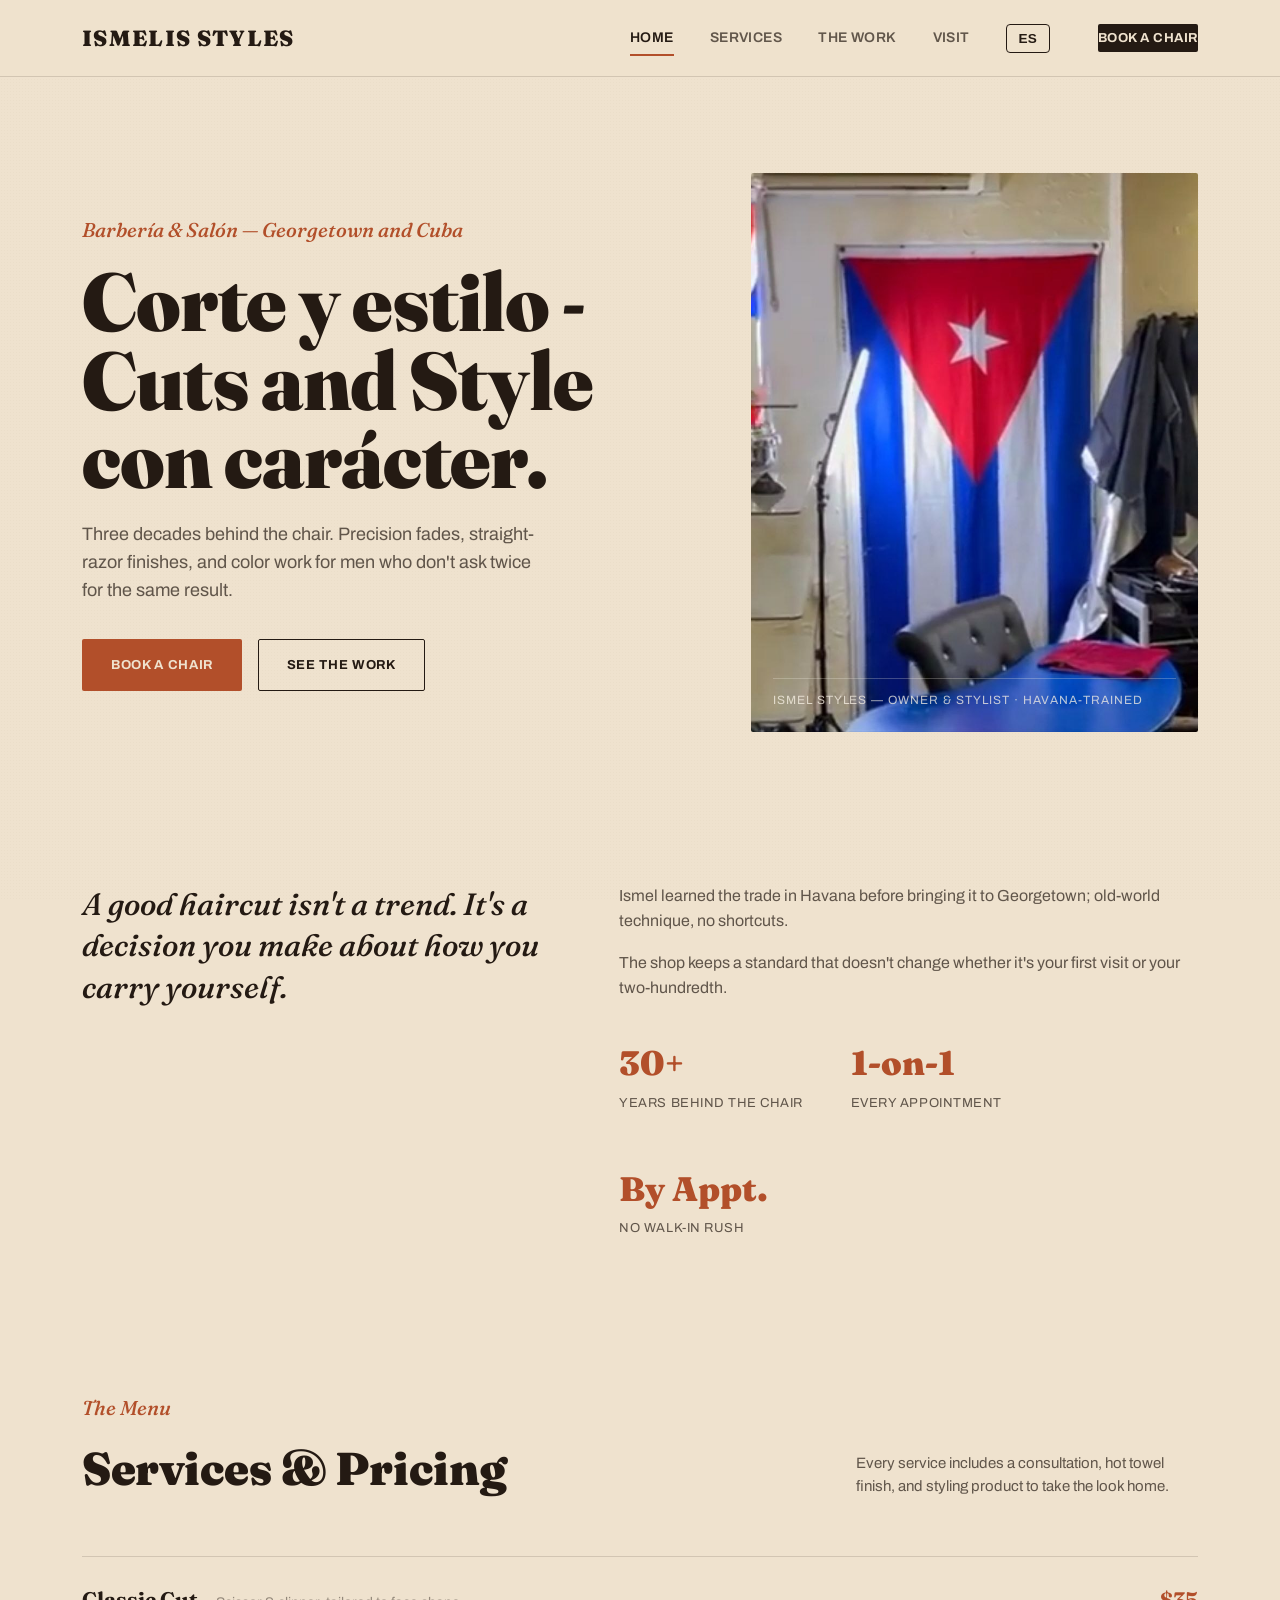
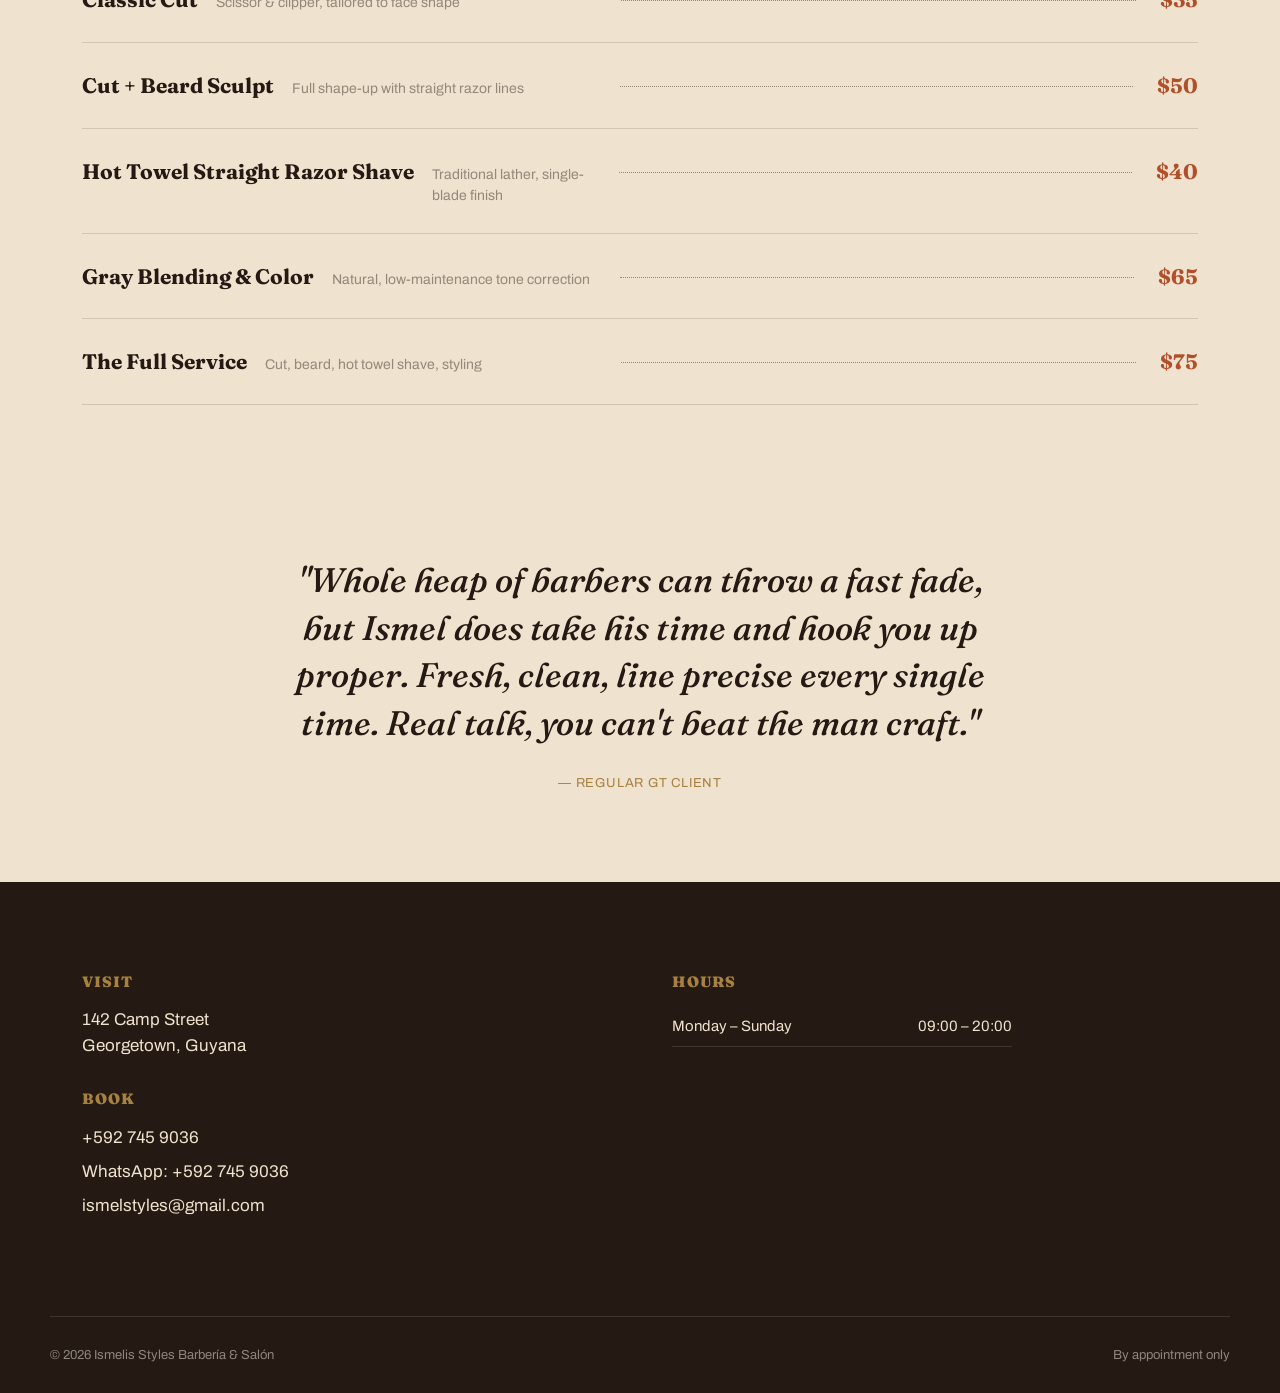
<file: index.html>
<!DOCTYPE html>
<html lang="en">
<head>
<meta charset="UTF-8">
<meta name="viewport" content="width=device-width, initial-scale=1.0">
<title>Ismelis Styles — Barbería &amp; Salón</title>
<link rel="preconnect" href="https://fonts.googleapis.com">
<link href="https://fonts.googleapis.com/css2?family=Fraunces:ital,wght@0,600;0,900;1,500;1,600&family=Archivo:wght@400;500;600;700&display=swap" rel="stylesheet">
<link rel="stylesheet" href="style.css">
<style>
  .lang-btn {
    background: transparent;
    border: 1px solid currentColor;
    color: inherit;
    padding: 6px 12px;
    margin-right: 12px;
    cursor: pointer;
    border-radius: 4px;
    font-size: 0.85rem;
    font-weight: 600;
  }
</style>
</head>
<body>

<nav class="nav">
  <div class="wrap">
    <a href="index.html" class="nav-mark" id="js-nav-brand">ISMELIS STYLES</a>
    <div class="nav-links" id="navLinks">
      <a href="index.html" class="active" data-i18n="nav_home">Home</a>
      <a href="index.html#services" data-i18n="nav_services">Services</a>
      <a href="work.html" data-i18n="nav_work">The Work</a>
      <a href="index.html#visit" data-i18n="nav_visit">Visit</a>
      <button id="langToggle" class="lang-btn">ES</button>
      <a href="https://ismelstyles.setmore.com" data-book-link class="nav-cta" data-i18n="book_chair">Book a Chair</a>
    </div>
    <button class="nav-toggle" id="navToggle" aria-label="Menu"><span></span></button>
  </div>
</nav>

<!-- HERO -->
<header class="hero">
  <div class="wrap hero-grid">
    <div class="reveal in">
      <span class="eyebrow" id="js-eyebrow">Barbería &amp; Salón — Georgetown</span>
      <h1><span id="js-heading1">Corte y estilo</span><br><span id="js-heading2">con carácter.</span></h1>
      <p class="hero-sub" id="js-subheading">Three decades behind the chair. Precision fades, straight-razor finishes, and color work for men who don't ask twice for the same result.</p>
      <div class="hero-actions">
        <a href="https://ismelstyles.setmore.com" data-book-link class="btn btn-primary" data-i18n="book_chair">Book a Chair</a>
        <a href="work.html" class="btn btn-ghost" data-i18n="see_work">See the Work</a>
      </div>
    </div>
    <div class="hero-portrait reveal in" id="js-portrait">
      <span class="initials">IS</span>
      <div class="frame-label">Ismel Styles — Owner &amp; Stylist · Havana-trained</div>
    </div>
  </div>
</header>

<!-- ABOUT -->
<section class="section" id="about">
  <div class="wrap about-grid">
    <div class="reveal">
      <p class="about-quote" id="js-about-quote">"A good haircut isn't a trend. It's a decision you make about how you carry yourself."</p>
    </div>
    <div class="about-body reveal">
      <p id="js-about-p1">Ismel learned the trade in Havana before bringing it to Georgetown — old-world technique, no shortcuts. Every service starts the same way: a conversation about your hair, your face, and what you actually want to look like on a Tuesday, not just for a photo.</p>
      <p id="js-about-p2">The shop keeps a short client list on purpose. Fewer chairs, more attention, and a standard that doesn't change whether it's your first visit or your two-hundredth.</p>
      <div class="stat-row" id="js-stats">
        <div class="stat"><b>30+</b><span>Years Behind the Chair</span></div>
        <div class="stat"><b>1-on-1</b><span>Every Appointment</span></div>
        <div class="stat"><b>By Appt.</b><span>No Walk-In Rush</span></div>
      </div>
    </div>
  </div>
</section>

<!-- SERVICES -->
<section class="section section-tight" id="services">
  <div class="wrap">
    <div class="section-head">
      <div>
        <span class="eyebrow" data-i18n="menu_eyebrow">The Menu</span>
        <h2 data-i18n="services_heading">Services &amp; Pricing</h2>
      </div>
      <p class="section-note" data-i18n="services_note">Every service includes a consultation, hot towel finish, and styling product to take the look home.</p>
    </div>

    <div class="menu" id="js-menu">
      <div class="menu-row reveal in">
        <div class="menu-row-main">
          <span class="menu-name">Classic Cut</span>
          <span class="menu-desc">Scissor &amp; clipper, tailored to face shape</span>
        </div>
        <span class="menu-fill"></span>
        <span class="menu-price">$35</span>
      </div>
    </div>
  </div>
</section>

<!-- TESTIMONIAL -->
<section class="section">
  <div class="wrap testimonial reveal">
    <p id="js-testimonial-quote">"Whole heap of barbers can throw a fast fade, but Ismel does take his time and hook you up proper. Fresh, clean, line precise every single time. Real talk, you can't beat the man craft."</p>
    <cite>— <span id="js-testimonial-cite">Regular GT Client</span></cite>
  </div>
</section>

<!-- VISIT / CONTACT -->
<section class="section dark" id="visit">
  <div class="wrap visit-grid">
    <div class="visit-block reveal">
      <h3 data-i18n="visit_title">Visit</h3>
      <p><span id="js-address1">142 Camp Street</span><br><span id="js-address2">Georgetown, Guyana</span></p>
      <h3 style="margin-top:28px;" data-i18n="book_title">Book</h3>
      <a href="tel:+5927459036" id="js-phone-link"><span id="js-phone-text">+592 745 9036</span></a>
      <a href="https://wa.me/5927459036" id="js-whatsapp-link" target="_blank" rel="noopener"><span id="js-whatsapp-text">WhatsApp: +592 745 9036</span></a>
      <a href="mailto:ismelstyles@gmail.com" id="js-email-link"><span id="js-email-text">ismelstyles@gmail.com</span></a>
    </div>
    <div class="visit-block reveal">
      <h3 data-i18n="hours_title">Hours</h3>
      <div id="js-hours">
        <div class="hours-row"><span>Monday – Sunday</span><span>09:00 – 20:00</span></div>
      </div>
    </div>
  </div>
</section>

<div class="dark">
  <div class="footer wrap">
    <span>© 2026 Ismelis Styles Barbería &amp; Salón</span>
    <span data-i18n="by_appt">By appointment only</span>
  </div>
</div>

<script src="render.js"></script>
<script>
  const navToggle = document.getElementById('navToggle');
  const navLinks = document.getElementById('navLinks');
  navToggle.addEventListener('click', () => navLinks.classList.toggle('open'));

  const io = new IntersectionObserver((entries) => {
    entries.forEach(e => { if (e.isIntersecting) e.target.classList.add('in'); });
  }, { threshold: 0.15 });
  document.querySelectorAll('.reveal').forEach(el => io.observe(el));

  renderIndex();
</script>
</body>
</html>
</file>
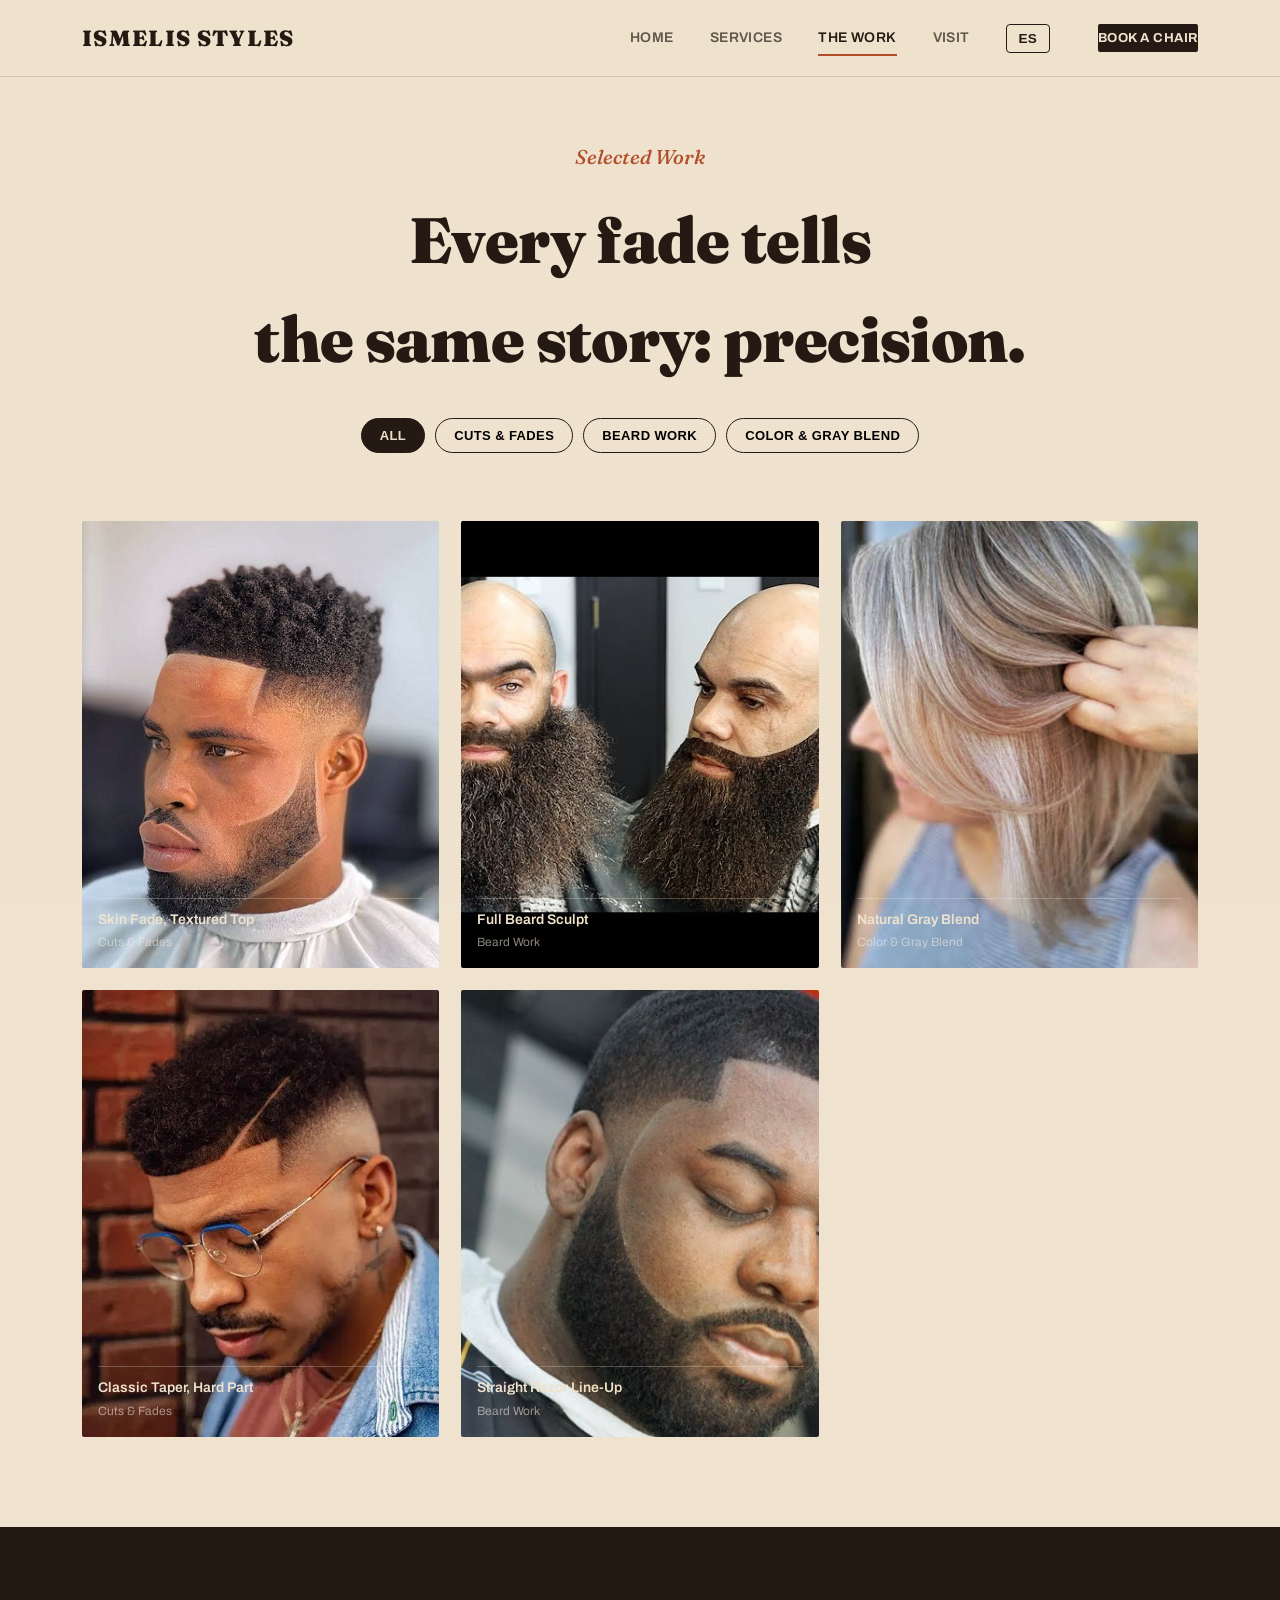
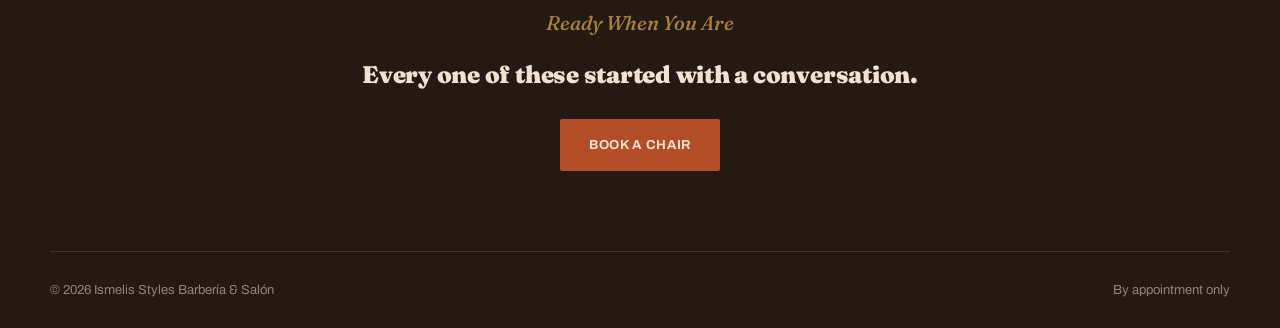
<file: work.html>
<!DOCTYPE html>
<html lang="en">
<head>
<meta charset="UTF-8">
<meta name="viewport" content="width=device-width, initial-scale=1.0">
<title>The Work — Ismelis Styles Barbería &amp; Salón</title>
<link rel="preconnect" href="https://fonts.googleapis.com">
<link href="https://fonts.googleapis.com/css2?family=Fraunces:ital,wght@0,600;0,900;1,500;1,600&family=Archivo:wght@400;500;600;700&display=swap" rel="stylesheet">
<link rel="stylesheet" href="style.css">
<style>
  .lang-btn {
    background: transparent;
    border: 1px solid currentColor;
    color: inherit;
    padding: 6px 12px;
    margin-right: 12px;
    cursor: pointer;
    border-radius: 4px;
    font-size: 0.85rem;
    font-weight: 600;
  }
</style>
</head>
<body>

<nav class="nav">
  <div class="wrap">
    <a href="index.html" class="nav-mark">ISMELIS STYLES</a>
    <div class="nav-links" id="navLinks">
      <a href="index.html" data-i18n="nav_home">Home</a>
      <a href="index.html#services" data-i18n="nav_services">Services</a>
      <a href="work.html" class="active" data-i18n="nav_work">The Work</a>
      <a href="index.html#visit" data-i18n="nav_visit">Visit</a>
      <button id="langToggle" class="lang-btn">ES</button>
      <a href="https://ismelstyles.setmore.com" data-book-link class="nav-cta" data-i18n="book_chair">Book a Chair</a>
    </div>
    <button class="nav-toggle" id="navToggle" aria-label="Menu"><span></span></button>
  </div>
</nav>

<section class="gallery-head wrap reveal in">
  <span class="eyebrow" data-i18n="selected_work">Selected Work</span>
  <h1 data-i18n="gallery_heading">Every fade tells<br>the same story: precision.</h1>
  <div class="filter-row">
    <button class="filter-btn active" data-filter="all" data-i18n="filter_all">All</button>
    <button class="filter-btn" data-filter="cut" data-i18n="filter_cuts">Cuts &amp; Fades</button>
    <button class="filter-btn" data-filter="beard" data-i18n="filter_beard">Beard Work</button>
    <button class="filter-btn" data-filter="color" data-i18n="filter_color">Color &amp; Gray Blend</button>
  </div>
</section>

<section class="wrap">
  <div class="gallery-grid" id="js-gallery">
    <div class="gallery-item reveal in" data-cat="cut">
      <div class="cap">Skin Fade, Textured Top<small>Cuts &amp; Fades</small></div>
    </div>
  </div>
</section>

<section class="section dark" style="padding:80px 0;">
  <div class="wrap" style="text-align:center;">
    <span class="eyebrow" data-i18n="ready_eyebrow">Ready When You Are</span>
    <h2 style="margin-bottom:26px;" data-i18n="ready_heading">Every one of these started with a conversation.</h2>
    <a href="https://ismelstyles.setmore.com" data-book-link class="btn btn-primary" data-i18n="book_chair">Book a Chair</a>
  </div>
</section>

<div class="dark">
  <div class="footer wrap">
    <span>© 2026 Ismelis Styles Barbería &amp; Salón</span>
    <span data-i18n="by_appt">By appointment only</span>
  </div>
</div>

<script src="render.js"></script>
<script>
  const navToggle = document.getElementById('navToggle');
  const navLinks = document.getElementById('navLinks');
  navToggle.addEventListener('click', () => navLinks.classList.toggle('open'));

  renderWork();
</script>
</body>
</html>
</file>
<file: style.css>
/* =========================================================
   SUÁREZ — Barbería & Salón
   Design tokens
   ========================================================= */
:root{
  --cream:       #EFE2CE;
  --cream-card:  #F8F1E5;
  --rust:        #B24F2A;
  --rust-deep:   #8A3A1E;
  --espresso:    #241A13;
  --espresso-70: rgba(36,26,19,0.7);
  --espresso-45: rgba(36,26,19,0.45);
  --brass:       #A6813F;
  --brass-soft:  rgba(166,129,63,0.35);
  --tobacco:     #5B3A26;
  --line:        rgba(36,26,19,0.14);

  --display: "Fraunces", serif;
  --body: "Archivo", sans-serif;

  --wrap: 1180px;
}

*,*::before,*::after{ box-sizing:border-box; }
html{ scroll-behavior:smooth; }
body{
  margin:0;
  background:var(--cream);
  color:var(--espresso);
  font-family:var(--body);
  font-size:16px;
  line-height:1.55;
  -webkit-font-smoothing:antialiased;
}
img{ max-width:100%; display:block; }
a{ color:inherit; text-decoration:none; }
h1,h2,h3{ font-family:var(--display); font-weight:900; margin:0; letter-spacing:-0.01em; }
p{ margin:0; }
.wrap{ max-width:var(--wrap); margin:0 auto; padding:0 32px; }

@media (max-width:640px){ .wrap{ padding:0 20px; } }

/* subtle overall grain / warmth so cream isn't flat */
body::before{
  content:"";
  position:fixed; inset:0;
  background-image:
    radial-gradient(rgba(36,26,19,0.035) 1px, transparent 1px);
  background-size:3px 3px;
  pointer-events:none;
  z-index:0;
  opacity:0.6;
}

/* =========================================================
   NAV
   ========================================================= */
.nav{
  position:sticky; top:0; z-index:50;
  background:rgba(239,226,206,0.92);
  backdrop-filter:blur(6px);
  border-bottom:1px solid var(--line);
}
.nav .wrap{
  display:flex; align-items:center; justify-content:space-between;
  height:76px;
}
.nav-mark{
  font-family:var(--display);
  font-weight:900;
  font-size:22px;
  letter-spacing:0.06em;
}
.nav-mark span{ color:var(--rust); }
.nav-links{
  display:flex; align-items:center; gap:36px;
  font-size:14px; font-weight:600;
  letter-spacing:0.03em; text-transform:uppercase;
}
.nav-links a{
  position:relative; padding:4px 0; color:var(--espresso-70);
  transition:color .2s ease;
}
.nav-links a:hover, .nav-links a.active{ color:var(--espresso); }
.nav-links a.active::after{
  content:""; position:absolute; left:0; right:0; bottom:-3px; height:2px;
  background:var(--rust);
}
.nav-cta{
  background:var(--espresso); color:var(--cream) !important;
  padding:11px 20px; border-radius:2px;
  font-size:13px; font-weight:700; letter-spacing:0.04em; text-transform:uppercase;
  transition:background .2s ease;
}
.nav-cta:hover{ background:var(--rust); }
.nav-toggle{ display:none; background:none; border:0; cursor:pointer; padding:4px; }
.nav-toggle span, .nav-toggle span::before, .nav-toggle span::after{
  content:""; display:block; width:24px; height:2px; background:var(--espresso);
  position:relative; transition:.2s ease;
}
.nav-toggle span::before{ position:absolute; top:-7px; }
.nav-toggle span::after{ position:absolute; top:7px; }

@media (max-width:860px){
  .nav-links{
    position:fixed; inset:76px 0 0 0; height:calc(100vh - 76px);
    background:var(--cream);
    flex-direction:column; justify-content:flex-start; align-items:flex-start;
    padding:40px 28px; gap:28px; font-size:16px;
    transform:translateX(100%); transition:transform .3s ease;
  }
  .nav-links.open{ transform:translateX(0); }
  .nav-toggle{ display:block; }
}

/* =========================================================
   TILE SIGNATURE — repeating cement-tile motif used as dividers
   ========================================================= */
.tile-strip{
  width:100%; height:34px; display:block; position:relative; z-index:1;
}
.tile-strip.flip{ transform:scaleY(-1); }

/* =========================================================
   HERO
   ========================================================= */
.hero{
  position:relative; z-index:1;
  padding:96px 0 64px;
  overflow:hidden;
}
.hero-grid{
  display:grid; grid-template-columns:1.15fr 0.85fr; gap:64px; align-items:center;
}
.eyebrow{
  font-family:var(--display); font-style:italic; font-weight:500;
  color:var(--rust); font-size:20px; margin-bottom:18px; display:block;
}
.hero h1{
  font-size:clamp(48px,6.4vw,88px);
  line-height:0.96;
  margin-bottom:22px;
}
.hero-sub{
  font-size:18px; color:var(--espresso-70); max-width:46ch; margin-bottom:34px;
}
.hero-actions{ display:flex; gap:16px; flex-wrap:wrap; }
.btn{
  display:inline-flex; align-items:center; gap:10px;
  padding:15px 28px; border-radius:2px;
  font-weight:700; font-size:13px; letter-spacing:0.05em; text-transform:uppercase;
  transition:all .2s ease; border:1px solid transparent; cursor:pointer;
}
.btn-primary{ background:var(--rust); color:var(--cream); }
.btn-primary:hover{ background:var(--rust-deep); }
.btn-ghost{ border-color:var(--espresso); color:var(--espresso); }
.btn-ghost:hover{ background:var(--espresso); color:var(--cream); }

.hero-portrait{
  position:relative;
  aspect-ratio:4/5;
  background:
    linear-gradient(160deg, var(--tobacco) 0%, var(--espresso) 100%);
  border-radius:2px;
  display:flex; align-items:center; justify-content:center;
  overflow:hidden;
}
.hero-portrait .frame-label{
  position:absolute; bottom:22px; left:22px; right:22px;
  color:rgba(248,241,229,0.75); font-size:12px; letter-spacing:0.08em; text-transform:uppercase;
  border-top:1px solid rgba(248,241,229,0.25); padding-top:12px;
}
.hero-portrait .initials{
  font-family:var(--display); font-weight:900; font-size:120px; color:rgba(248,241,229,0.14);
  letter-spacing:-0.02em;
}
@media (max-width:860px){
  .hero-grid{ grid-template-columns:1fr; }
  .hero{ padding:56px 0 44px; }
}

/* =========================================================
   SECTION HEADERS
   ========================================================= */
.section{ position:relative; z-index:1; padding:88px 0; }
.section-tight{ padding:64px 0; }
.section-head{
  display:flex; align-items:flex-end; justify-content:space-between; gap:40px;
  margin-bottom:52px; flex-wrap:wrap;
}
.section-head h2{ font-size:clamp(34px,3.6vw,50px); }
.section-head .eyebrow{ margin-bottom:10px; }
.section-note{ max-width:38ch; color:var(--espresso-70); font-size:15px; padding-bottom:6px; }

.dark{ background:var(--espresso); color:var(--cream); }
.dark .eyebrow{ color:var(--brass); }
.dark .section-note{ color:rgba(248,241,229,0.65); }

/* =========================================================
   ABOUT
   ========================================================= */
.about-grid{
  display:grid; grid-template-columns:0.9fr 1.1fr; gap:64px; align-items:start;
}
.about-quote{
  font-family:var(--display); font-style:italic; font-weight:500;
  font-size:clamp(24px,2.4vw,32px); line-height:1.35; color:var(--espresso);
}
.about-body p{ color:var(--espresso-70); font-size:16px; margin-bottom:18px; }
.about-body p:last-child{ margin-bottom:0; }
.stat-row{ display:flex; gap:48px; margin-top:36px; flex-wrap:wrap; }
.stat b{ display:block; font-family:var(--display); font-size:34px; font-weight:900; color:var(--rust); }
.stat span{ font-size:13px; text-transform:uppercase; letter-spacing:0.04em; color:var(--espresso-70); }
@media (max-width:860px){ .about-grid{ grid-template-columns:1fr; gap:32px; } }

/* =========================================================
   SERVICES — priced like a real barbería menu, not a numbered list
   ========================================================= */
.menu{ border-top:1px solid var(--line); }
.menu-row{
  display:flex; align-items:baseline; justify-content:space-between; gap:24px;
  padding:26px 0; border-bottom:1px solid var(--line);
}
.menu-row-main{ display:flex; align-items:baseline; gap:18px; flex:1; min-width:0; }
.menu-name{ font-family:var(--display); font-weight:700; font-size:21px; white-space:nowrap; }
.menu-desc{ color:var(--espresso-45); font-size:14px; }
.menu-fill{
  flex:1; border-bottom:1px dotted var(--espresso-45); transform:translateY(-6px);
  min-width:24px;
}
.menu-price{ font-family:var(--display); font-weight:700; font-size:21px; color:var(--rust); white-space:nowrap; }
@media (max-width:640px){
  .menu-row{ flex-wrap:wrap; }
  .menu-fill{ display:none; }
  .menu-row-main{ flex-wrap:wrap; }
}

/* =========================================================
   TESTIMONIAL
   ========================================================= */
.testimonial{ text-align:center; max-width:760px; margin:0 auto; }
.testimonial p{
  font-family:var(--display); font-style:italic; font-weight:500;
  font-size:clamp(24px,2.8vw,34px); line-height:1.4;
}
.testimonial cite{
  display:block; margin-top:26px; font-style:normal; font-size:13px;
  letter-spacing:0.06em; text-transform:uppercase; color:var(--brass);
}

/* =========================================================
   CONTACT / VISIT
   ========================================================= */
.visit-grid{
  display:grid; grid-template-columns:1fr 1fr; gap:64px;
}
.visit-block h3{ font-size:15px; text-transform:uppercase; letter-spacing:0.06em; color:var(--brass); margin-bottom:14px; }
.visit-block p, .visit-block a{ font-size:17px; color:var(--cream); display:block; margin-bottom:8px; }
.visit-block a:hover{ color:var(--rust); }
.hours-row{ display:flex; justify-content:space-between; max-width:340px; padding:8px 0; border-bottom:1px solid rgba(248,241,229,0.12); font-size:15px; }
@media (max-width:760px){ .visit-grid{ grid-template-columns:1fr; gap:36px; } }

/* =========================================================
   FOOTER
   ========================================================= */
.footer{
  padding:28px 0; border-top:1px solid rgba(248,241,229,0.12);
  display:flex; justify-content:space-between; align-items:center;
  font-size:13px; color:rgba(248,241,229,0.5); flex-wrap:wrap; gap:12px;
}

/* =========================================================
   WORK PAGE — gallery
   ========================================================= */
.gallery-head{ padding:64px 0 20px; text-align:center; }
.gallery-head .eyebrow{ display:inline-block; }
.gallery-head h1{ font-size:clamp(40px,5.6vw,64px); }
.filter-row{
  display:flex; gap:10px; justify-content:center; flex-wrap:wrap; margin:30px 0 8px;
}
.filter-btn{
  padding:9px 18px; border:1px solid var(--espresso); border-radius:999px;
  font-size:13px; font-weight:600; letter-spacing:0.03em; text-transform:uppercase;
  cursor:pointer; background:transparent; transition:.2s ease;
}
.filter-btn.active, .filter-btn:hover{ background:var(--espresso); color:var(--cream); }

.gallery-grid{
  display:grid; grid-template-columns:repeat(3,1fr); gap:22px;
  padding:40px 0 90px;
}
.gallery-item{
  position:relative; aspect-ratio:4/5; overflow:hidden; border-radius:2px;
  background:linear-gradient(155deg, var(--tobacco), var(--espresso));
  cursor:default;
}
.gallery-item .tag-code{
  position:absolute; top:16px; left:16px; font-family:var(--display); font-weight:900;
  font-size:13px; letter-spacing:0.08em; color:rgba(248,241,229,0.55); text-transform:uppercase;
}
.gallery-item .cap{
  position:absolute; left:16px; right:16px; bottom:16px;
  color:var(--cream); font-size:14px; font-weight:600;
  border-top:1px solid rgba(248,241,229,0.25); padding-top:10px;
}
.gallery-item .cap small{
  display:block; font-weight:400; color:rgba(248,241,229,0.55); font-size:12px; margin-top:3px;
}
.gallery-item::after{
  content:""; position:absolute; inset:0;
  background:radial-gradient(circle at 30% 20%, rgba(178,79,42,0.35), transparent 60%);
  mix-blend-mode:overlay;
}
.gallery-item[data-cat="beard"]::after{ background:radial-gradient(circle at 70% 75%, rgba(166,129,63,0.4), transparent 60%); }
.gallery-item[data-cat="color"]::after{ background:radial-gradient(circle at 50% 50%, rgba(178,79,42,0.5), transparent 65%); }

@media (max-width:900px){ .gallery-grid{ grid-template-columns:repeat(2,1fr); } }
@media (max-width:560px){ .gallery-grid{ grid-template-columns:1fr; } }

.reveal{ opacity:0; transform:translateY(18px); transition:opacity .6s ease, transform .6s ease; }
.reveal.in{ opacity:1; transform:none; }
@media (prefers-reduced-motion:reduce){
  .reveal{ opacity:1; transform:none; transition:none; }
  html{ scroll-behavior:auto; }
}
</file>
